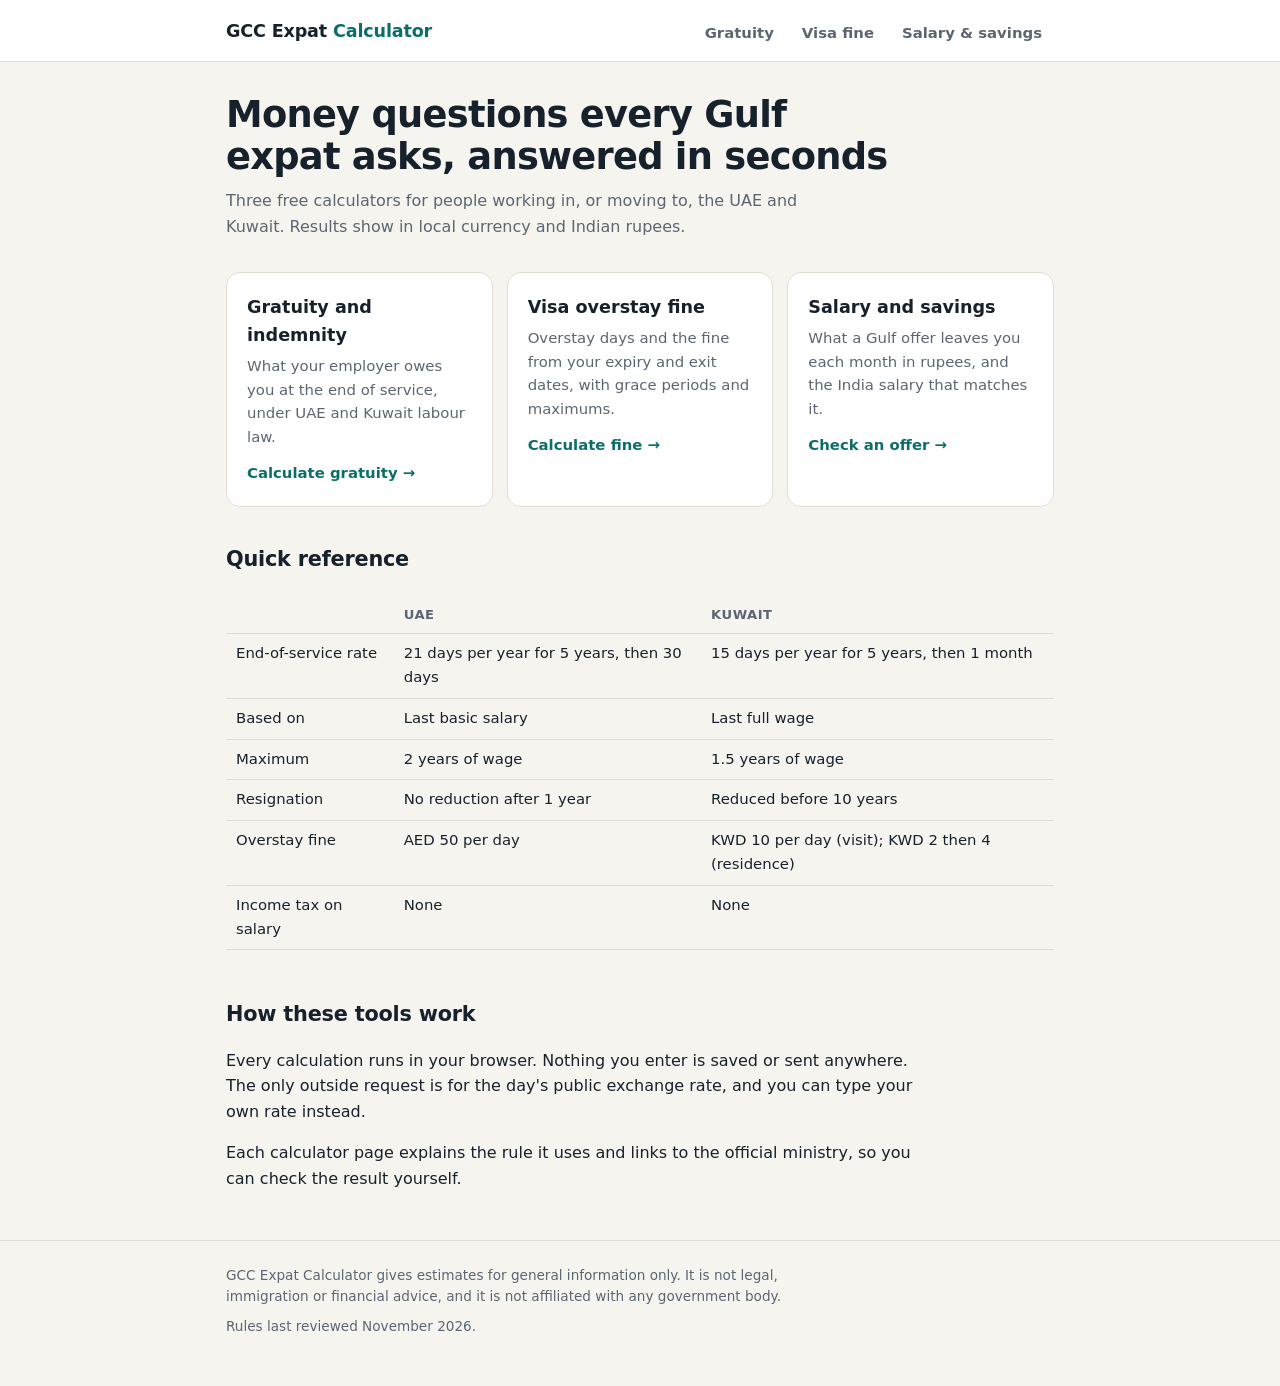
<file: index.html>
<!doctype html>
<html lang="en">
<head>
<meta charset="utf-8">
<meta name="viewport" content="width=device-width, initial-scale=1">
<title>GCC Expat Calculator — UAE &amp; Kuwait Gratuity, Visa Fine and Salary Tools</title>
<meta name="description" content="Free calculators for expats in the UAE and Kuwait: end-of-service gratuity, visa overstay fines, and real monthly savings in rupees with the India salary equivalent.">
<meta property="og:title" content="GCC Expat Calculator">
<meta property="og:description" content="Gratuity, visa fine and salary calculators for the UAE and Kuwait.">
<meta property="og:type" content="website">
<meta property="og:url" content="https://gcc-expat-tools.pages.dev/">
<link rel="canonical" href="https://gcc-expat-tools.pages.dev/">
<link rel="icon" href="data:image/svg+xml,%3Csvg xmlns=%27http://www.w3.org/2000/svg%27 viewBox=%270 0 32 32%27%3E%3Crect width=%2732%27 height=%2732%27 rx=%277%27 fill=%27%230b6e69%27/%3E%3Cpath d=%27M9 10h14M9 16h14M9 22h8%27 stroke=%27white%27 stroke-width=%272.6%27 stroke-linecap=%27round%27/%3E%3C/svg%3E">
<link rel="stylesheet" href="styles.css">
<script type="application/ld+json">
{
  "@context": "https://schema.org",
  "@type": "WebSite",
  "name": "GCC Expat Calculator",
  "description": "Free gratuity, visa overstay fine and salary calculators for expats in the UAE and Kuwait."
}
</script>
</head>
<body>
<header class="site-header">
  <div class="wrap">
    <a class="brand" href="./">GCC Expat <span>Calculator</span></a>
    <nav class="tabs" aria-label="Calculators">
      <a href="gratuity">Gratuity</a>
      <a href="visa-fine">Visa fine</a>
      <a href="salary">Salary &amp; savings</a>
    </nav>
  </div>
</header>

<main class="wrap">
  <section class="intro">
    <h1>Money questions every Gulf expat asks, answered in seconds</h1>
    <p>Three free calculators for people working in, or moving to, the UAE and Kuwait. Results show in local currency and Indian rupees.</p>
  </section>

  <div class="tiles">
    <a class="tile" href="gratuity">
      <h2>Gratuity and indemnity</h2>
      <p>What your employer owes you at the end of service, under UAE and Kuwait labour law.</p>
      <span class="go">Calculate gratuity →</span>
    </a>
    <a class="tile" href="visa-fine">
      <h2>Visa overstay fine</h2>
      <p>Overstay days and the fine from your expiry and exit dates, with grace periods and maximums.</p>
      <span class="go">Calculate fine →</span>
    </a>
    <a class="tile" href="salary">
      <h2>Salary and savings</h2>
      <p>What a Gulf offer leaves you each month in rupees, and the India salary that matches it.</p>
      <span class="go">Check an offer →</span>
    </a>
  </div>

  <article class="guide">
    <h2>Quick reference</h2>
    <div class="table-scroll">
      <table>
        <thead><tr><th></th><th>UAE</th><th>Kuwait</th></tr></thead>
        <tbody>
          <tr><td>End-of-service rate</td><td>21 days per year for 5 years, then 30 days</td><td>15 days per year for 5 years, then 1 month</td></tr>
          <tr><td>Based on</td><td>Last basic salary</td><td>Last full wage</td></tr>
          <tr><td>Maximum</td><td>2 years of wage</td><td>1.5 years of wage</td></tr>
          <tr><td>Resignation</td><td>No reduction after 1 year</td><td>Reduced before 10 years</td></tr>
          <tr><td>Overstay fine</td><td>AED 50 per day</td><td>KWD 10 per day (visit); KWD 2 then 4 (residence)</td></tr>
          <tr><td>Income tax on salary</td><td>None</td><td>None</td></tr>
        </tbody>
      </table>
    </div>
    <h2>How these tools work</h2>
    <p>Every calculation runs in your browser. Nothing you enter is saved or sent anywhere. The only outside request is for the day's public exchange rate, and you can type your own rate instead.</p>
    <p>Each calculator page explains the rule it uses and links to the official ministry, so you can check the result yourself.</p>
  </article>
</main>

<footer class="site-footer">
  <div class="wrap">
    <p>GCC Expat Calculator gives estimates for general information only. It is not legal, immigration or financial advice, and it is not affiliated with any government body.</p>
    <p>Rules last reviewed November 2026.</p>
  </div>
</footer>
</body>
</html>
</file>
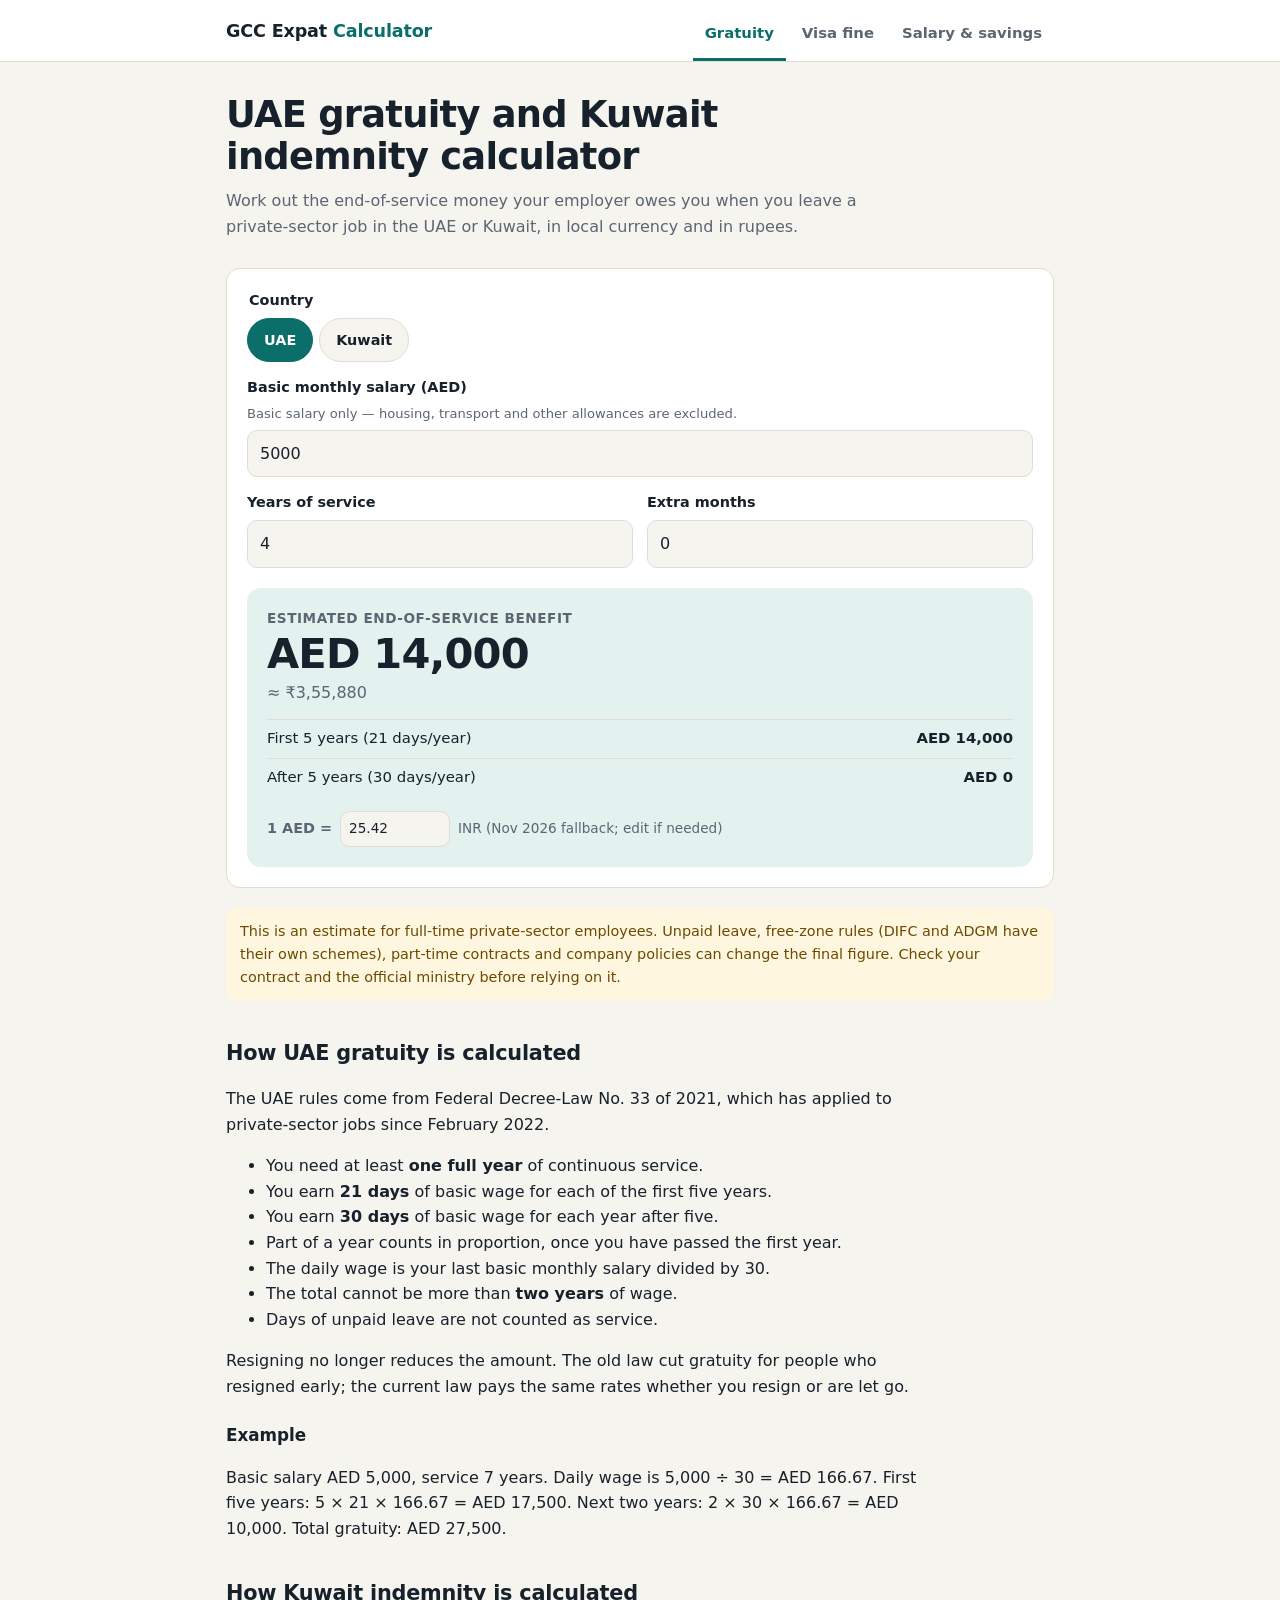
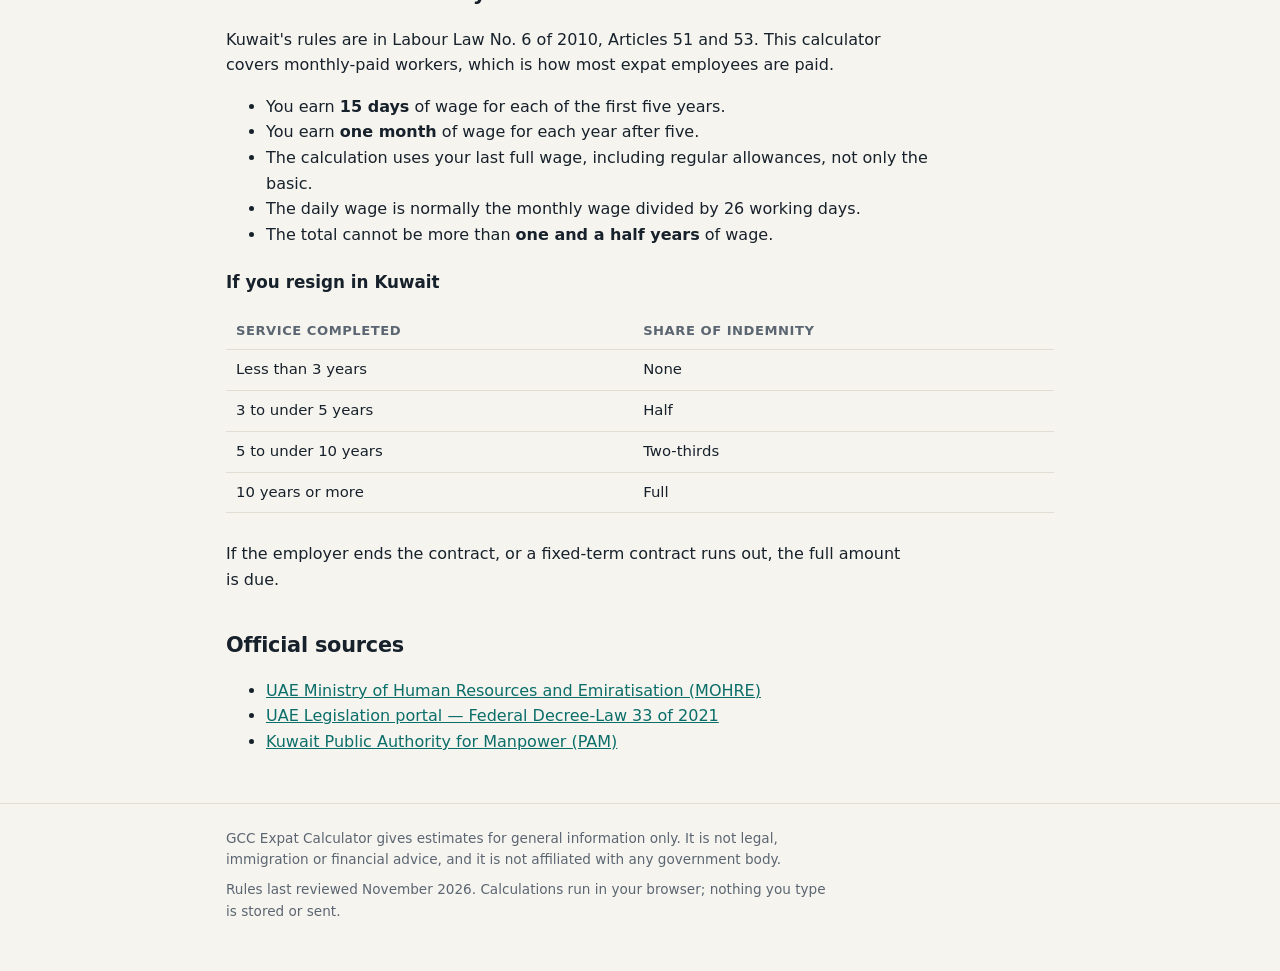
<file: gratuity.html>
<!doctype html>
<html lang="en">
<head>
<meta charset="utf-8">
<meta name="viewport" content="width=device-width, initial-scale=1">
<title>UAE Gratuity &amp; Kuwait Indemnity Calculator (End of Service) | GCC Expat Calculator</title>
<meta name="description" content="Calculate your UAE end-of-service gratuity or Kuwait indemnity in seconds. Covers the 21/30-day UAE rule, Kuwait Article 51 and 53 resignation shares, the legal caps, and the INR value.">
<meta property="og:title" content="UAE Gratuity & Kuwait Indemnity Calculator">
<meta property="og:description" content="End-of-service benefit for UAE and Kuwait private-sector workers, with the INR equivalent.">
<meta property="og:type" content="website">
<meta property="og:url" content="https://gcc-expat-tools.pages.dev/gratuity">
<link rel="canonical" href="https://gcc-expat-tools.pages.dev/gratuity">
<link rel="icon" href="data:image/svg+xml,%3Csvg xmlns=%27http://www.w3.org/2000/svg%27 viewBox=%270 0 32 32%27%3E%3Crect width=%2732%27 height=%2732%27 rx=%277%27 fill=%27%230b6e69%27/%3E%3Cpath d=%27M9 10h14M9 16h14M9 22h8%27 stroke=%27white%27 stroke-width=%272.6%27 stroke-linecap=%27round%27/%3E%3C/svg%3E">
<link rel="stylesheet" href="styles.css">
<script type="application/ld+json">
{
  "@context": "https://schema.org",
  "@type": "FAQPage",
  "mainEntity": [
    {"@type": "Question", "name": "How is gratuity calculated in the UAE?",
     "acceptedAnswer": {"@type": "Answer", "text": "Under Federal Decree-Law 33 of 2021, a full-time private-sector employee earns 21 days of basic wage for each of the first five years of service and 30 days of basic wage for each year after that. The daily wage is the basic monthly salary divided by 30, at least one year of service is required, and the total cannot exceed two years of wage."}},
    {"@type": "Question", "name": "Do I get full gratuity in the UAE if I resign?",
     "acceptedAnswer": {"@type": "Answer", "text": "Yes. The current UAE labour law removed the old reductions for resignation, so an employee who resigns after completing at least one year of service receives the same 21 and 30 day rates as one whose contract is terminated."}},
    {"@type": "Question", "name": "How is end-of-service indemnity calculated in Kuwait?",
     "acceptedAnswer": {"@type": "Answer", "text": "For monthly-paid private-sector workers, Article 51 of Kuwait Labour Law 6 of 2010 gives 15 days of wage for each of the first five years and one month of wage for each year after that, capped at one and a half years of wage. The daily wage is usually taken as the monthly wage divided by 26."}},
    {"@type": "Question", "name": "How much indemnity do I get in Kuwait if I resign?",
     "acceptedAnswer": {"@type": "Answer", "text": "Under Article 53, a worker on an indefinite contract who resigns gets nothing before three years of service, half of the indemnity between three and five years, two-thirds between five and ten years, and the full amount after ten years."}}
  ]
}
</script>
</head>
<body>
<header class="site-header">
  <div class="wrap">
    <a class="brand" href="./">GCC Expat <span>Calculator</span></a>
    <nav class="tabs" aria-label="Calculators">
      <a href="gratuity" aria-current="page">Gratuity</a>
      <a href="visa-fine">Visa fine</a>
      <a href="salary">Salary &amp; savings</a>
    </nav>
  </div>
</header>

<main class="wrap">
  <section class="intro">
    <h1>UAE gratuity and Kuwait indemnity calculator</h1>
    <p>Work out the end-of-service money your employer owes you when you leave a private-sector job in the UAE or Kuwait, in local currency and in rupees.</p>
  </section>

  <form class="card" id="gratuity-form">
    <div class="grid">
      <fieldset>
        <legend>Country</legend>
        <div class="seg">
          <label><input type="radio" name="country" value="uae" checked><span>UAE</span></label>
          <label><input type="radio" name="country" value="kuwait"><span>Kuwait</span></label>
        </div>
      </fieldset>

      <div>
        <label id="salary-label" for="salary">Basic monthly salary (AED) <span class="hint" id="salary-hint">Basic salary only — housing, transport and other allowances are excluded.</span></label>
        <input type="number" id="salary" inputmode="decimal" min="0" step="any" value="5000">
      </div>

      <div class="grid two">
        <div>
          <label for="years">Years of service</label>
          <input type="number" id="years" inputmode="numeric" min="0" step="1" value="4">
        </div>
        <div>
          <label for="months">Extra months</label>
          <input type="number" id="months" inputmode="numeric" min="0" max="11" step="1" value="0">
        </div>
      </div>

      <fieldset id="reason-field" hidden>
        <legend>How the job ended</legend>
        <div class="seg">
          <label><input type="radio" name="reason" value="ended" checked><span>Terminated or contract ended</span></label>
          <label><input type="radio" name="reason" value="resigned"><span>I resigned</span></label>
        </div>
      </fieldset>
    </div>

    <div class="result" aria-live="polite">
      <div class="label">Estimated end-of-service benefit</div>
      <div class="big" id="out-amount">—</div>
      <div class="sub" id="out-inr"></div>
      <ul class="rows" id="out-rows"></ul>
      <p class="note" id="out-note" hidden></p>
      <div class="rate" id="rate">
        <label for="rate-input" id="rate-label" style="margin:0">1 AED =</label>
        <input type="number" id="rate-input" inputmode="decimal" min="0" step="any">
        <span id="rate-src">INR</span>
      </div>
    </div>
  </form>

  <p class="warn">This is an estimate for full-time private-sector employees. Unpaid leave, free-zone rules (DIFC and ADGM have their own schemes), part-time contracts and company policies can change the final figure. Check your contract and the official ministry before relying on it.</p>

  <article class="guide">
    <h2>How UAE gratuity is calculated</h2>
    <p>The UAE rules come from Federal Decree-Law No. 33 of 2021, which has applied to private-sector jobs since February 2022.</p>
    <ul>
      <li>You need at least <strong>one full year</strong> of continuous service.</li>
      <li>You earn <strong>21 days</strong> of basic wage for each of the first five years.</li>
      <li>You earn <strong>30 days</strong> of basic wage for each year after five.</li>
      <li>Part of a year counts in proportion, once you have passed the first year.</li>
      <li>The daily wage is your last basic monthly salary divided by 30.</li>
      <li>The total cannot be more than <strong>two years</strong> of wage.</li>
      <li>Days of unpaid leave are not counted as service.</li>
    </ul>
    <p>Resigning no longer reduces the amount. The old law cut gratuity for people who resigned early; the current law pays the same rates whether you resign or are let go.</p>
    <h3>Example</h3>
    <p>Basic salary AED 5,000, service 7 years. Daily wage is 5,000 ÷ 30 = AED 166.67. First five years: 5 × 21 × 166.67 = AED 17,500. Next two years: 2 × 30 × 166.67 = AED 10,000. Total gratuity: AED 27,500.</p>

    <h2>How Kuwait indemnity is calculated</h2>
    <p>Kuwait's rules are in Labour Law No. 6 of 2010, Articles 51 and 53. This calculator covers monthly-paid workers, which is how most expat employees are paid.</p>
    <ul>
      <li>You earn <strong>15 days</strong> of wage for each of the first five years.</li>
      <li>You earn <strong>one month</strong> of wage for each year after five.</li>
      <li>The calculation uses your last full wage, including regular allowances, not only the basic.</li>
      <li>The daily wage is normally the monthly wage divided by 26 working days.</li>
      <li>The total cannot be more than <strong>one and a half years</strong> of wage.</li>
    </ul>
    <h3>If you resign in Kuwait</h3>
    <div class="table-scroll">
      <table>
        <thead><tr><th>Service completed</th><th>Share of indemnity</th></tr></thead>
        <tbody>
          <tr><td>Less than 3 years</td><td>None</td></tr>
          <tr><td>3 to under 5 years</td><td>Half</td></tr>
          <tr><td>5 to under 10 years</td><td>Two-thirds</td></tr>
          <tr><td>10 years or more</td><td>Full</td></tr>
        </tbody>
      </table>
    </div>
    <p>If the employer ends the contract, or a fixed-term contract runs out, the full amount is due.</p>

    <h2>Official sources</h2>
    <ul>
      <li><a href="https://www.mohre.gov.ae/" rel="noopener">UAE Ministry of Human Resources and Emiratisation (MOHRE)</a></li>
      <li><a href="https://uaelegislation.gov.ae/" rel="noopener">UAE Legislation portal — Federal Decree-Law 33 of 2021</a></li>
      <li><a href="https://www.manpower.gov.kw/" rel="noopener">Kuwait Public Authority for Manpower (PAM)</a></li>
    </ul>
  </article>
</main>

<footer class="site-footer">
  <div class="wrap">
    <p>GCC Expat Calculator gives estimates for general information only. It is not legal, immigration or financial advice, and it is not affiliated with any government body.</p>
    <p>Rules last reviewed November 2026. Calculations run in your browser; nothing you type is stored or sent.</p>
  </div>
</footer>
<script src="app.js"></script>
</body>
</html>
</file>
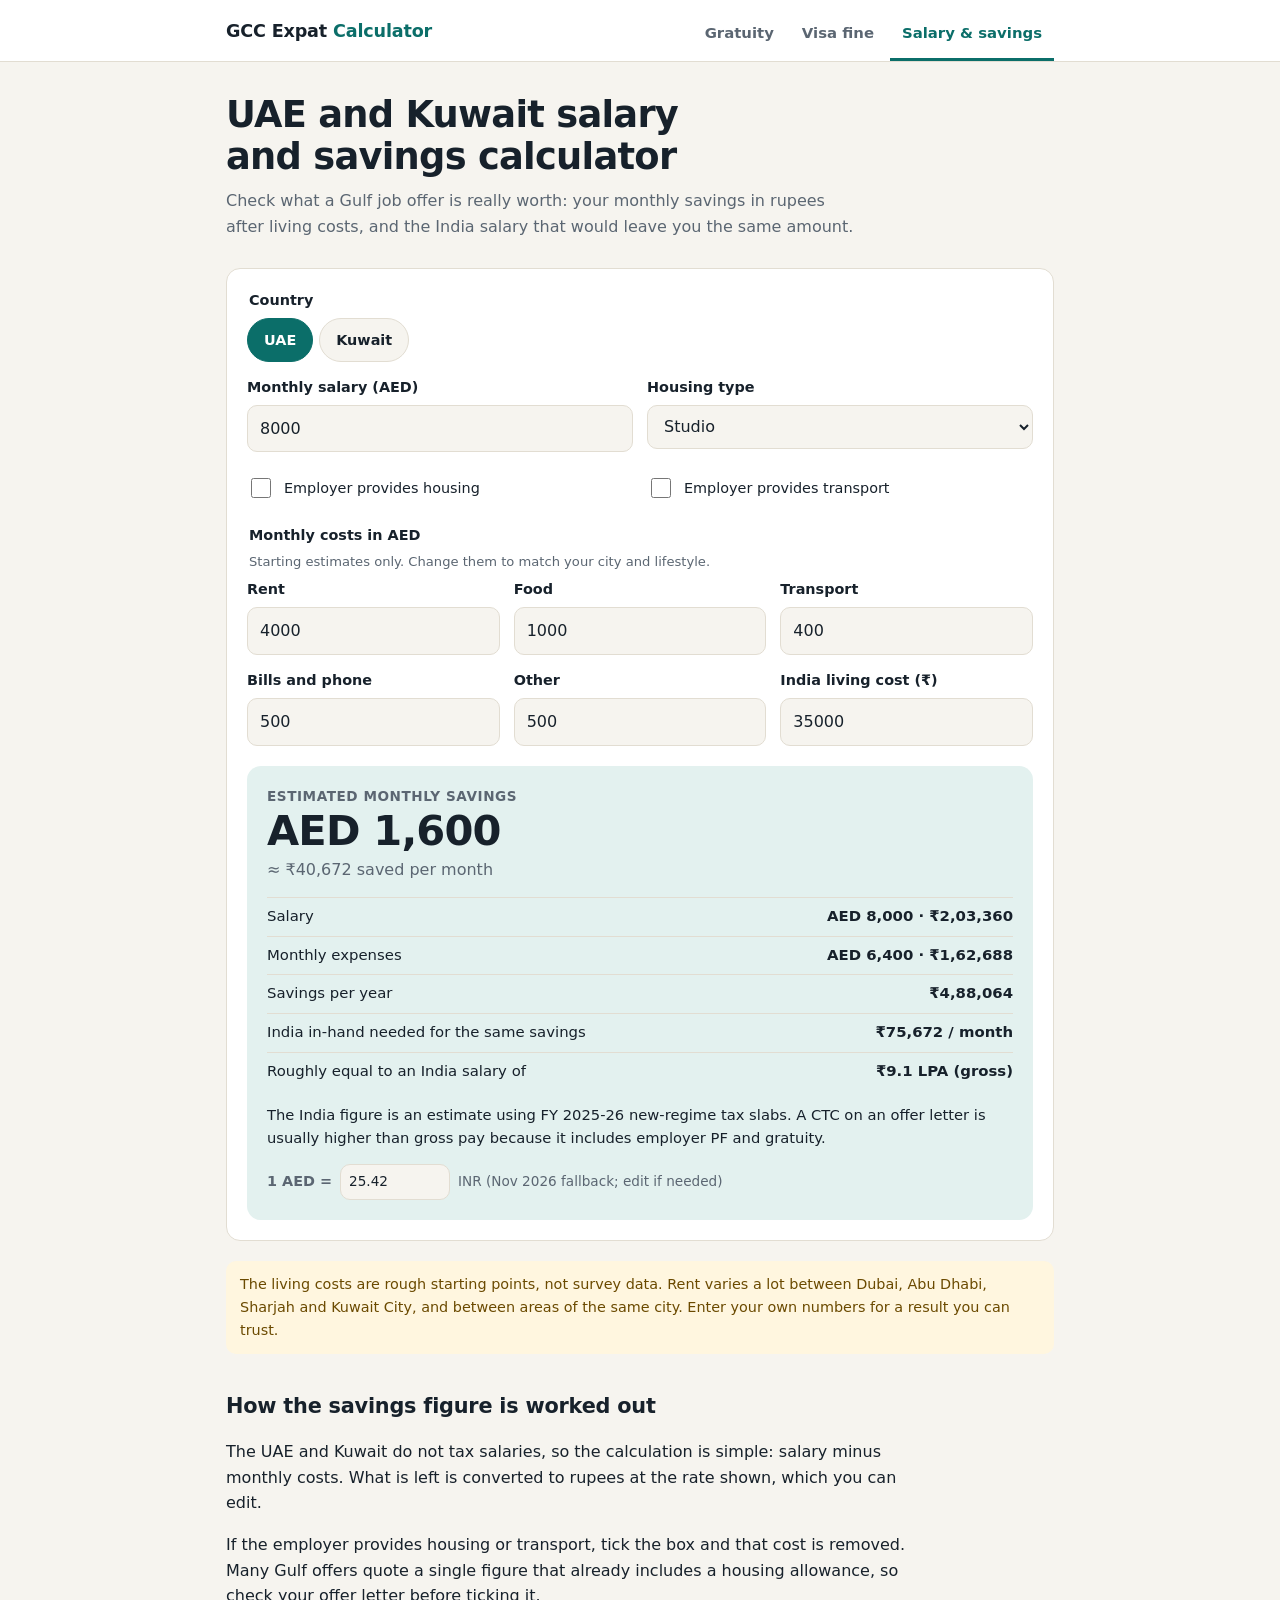
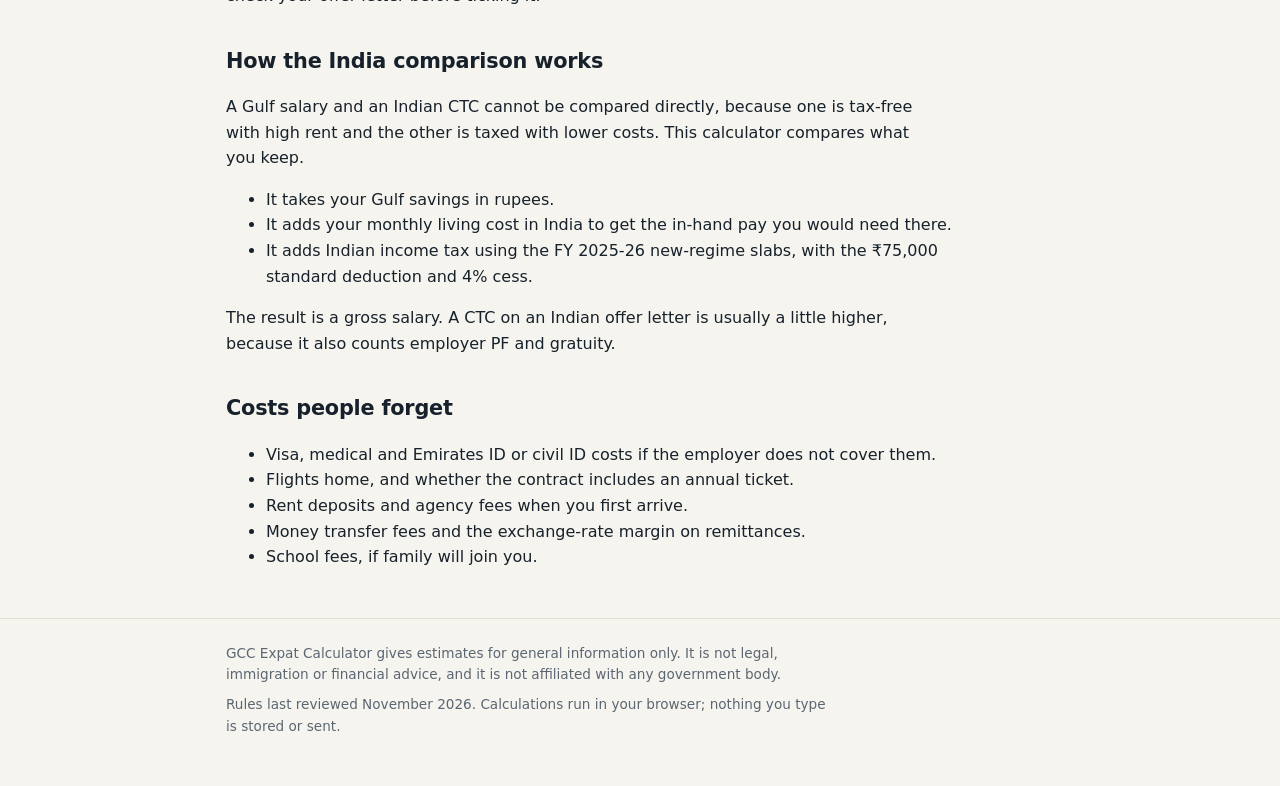
<file: salary.html>
<!doctype html>
<html lang="en">
<head>
<meta charset="utf-8">
<meta name="viewport" content="width=device-width, initial-scale=1">
<title>UAE &amp; Kuwait Salary to INR Savings Calculator (India CTC Equivalent) | GCC Expat Calculator</title>
<meta name="description" content="See how much of a UAE or Kuwait salary you can really save in rupees after rent, food and transport, and what India salary would give you the same savings.">
<meta property="og:title" content="UAE & Kuwait Salary and Savings Calculator">
<meta property="og:description" content="Monthly savings in AED, KWD and INR, plus the India salary that matches it.">
<meta property="og:type" content="website">
<meta property="og:url" content="https://gcc-expat-tools.pages.dev/salary">
<link rel="canonical" href="https://gcc-expat-tools.pages.dev/salary">
<link rel="icon" href="data:image/svg+xml,%3Csvg xmlns=%27http://www.w3.org/2000/svg%27 viewBox=%270 0 32 32%27%3E%3Crect width=%2732%27 height=%2732%27 rx=%277%27 fill=%27%230b6e69%27/%3E%3Cpath d=%27M9 10h14M9 16h14M9 22h8%27 stroke=%27white%27 stroke-width=%272.6%27 stroke-linecap=%27round%27/%3E%3C/svg%3E">
<link rel="stylesheet" href="styles.css">
<script type="application/ld+json">
{
  "@context": "https://schema.org",
  "@type": "FAQPage",
  "mainEntity": [
    {"@type": "Question", "name": "Is salary taxed in the UAE or Kuwait?",
     "acceptedAnswer": {"@type": "Answer", "text": "Neither the UAE nor Kuwait charges personal income tax on salaries, so your take-home pay is your full salary. Indian citizens who become non-resident for tax purposes generally do not pay Indian tax on that foreign salary either."}},
    {"@type": "Question", "name": "How do I compare a Gulf salary with an Indian CTC?",
     "acceptedAnswer": {"@type": "Answer", "text": "Compare savings, not salary. Subtract rent, food, transport and other costs from the Gulf salary and convert what is left to rupees. Then work out what India salary, after income tax and Indian living costs, would leave you the same amount."}},
    {"@type": "Question", "name": "Is AED 8,000 a good salary in Dubai?",
     "acceptedAnswer": {"@type": "Answer", "text": "It depends mainly on housing. With employer-provided accommodation or a shared room, most of AED 8,000 can be saved. With a studio or one-bedroom flat paid from your own pocket, rent alone can take half of it."}}
  ]
}
</script>
</head>
<body>
<header class="site-header">
  <div class="wrap">
    <a class="brand" href="./">GCC Expat <span>Calculator</span></a>
    <nav class="tabs" aria-label="Calculators">
      <a href="gratuity">Gratuity</a>
      <a href="visa-fine">Visa fine</a>
      <a href="salary" aria-current="page">Salary &amp; savings</a>
    </nav>
  </div>
</header>

<main class="wrap">
  <section class="intro">
    <h1>UAE and Kuwait salary and savings calculator</h1>
    <p>Check what a Gulf job offer is really worth: your monthly savings in rupees after living costs, and the India salary that would leave you the same amount.</p>
  </section>

  <form class="card" id="salary-form">
    <div class="grid">
      <fieldset>
        <legend>Country</legend>
        <div class="seg">
          <label><input type="radio" name="country" value="uae" checked><span>UAE</span></label>
          <label><input type="radio" name="country" value="kuwait"><span>Kuwait</span></label>
        </div>
      </fieldset>

      <div class="grid two">
        <div>
          <label for="salary">Monthly salary (<span data-cur>AED</span>)</label>
          <input type="number" id="salary" inputmode="decimal" min="0" step="any" value="8000">
        </div>
        <div>
          <label for="home">Housing type</label>
          <select id="home">
            <option value="shared">Shared room / bed space</option>
            <option value="studio" selected>Studio</option>
            <option value="onebr">1-bedroom flat</option>
          </select>
        </div>
      </div>

      <div class="grid two">
        <label class="check"><input type="checkbox" id="housing-paid"> Employer provides housing</label>
        <label class="check"><input type="checkbox" id="transport-paid"> Employer provides transport</label>
      </div>

      <fieldset>
        <legend>Monthly costs in <span data-cur>AED</span> <span class="hint">Starting estimates only. Change them to match your city and lifestyle.</span></legend>
        <div class="grid three">
          <div><label for="rent">Rent</label><input type="number" id="rent" inputmode="decimal" min="0" step="any"></div>
          <div><label for="food">Food</label><input type="number" id="food" inputmode="decimal" min="0" step="any"></div>
          <div><label for="transport">Transport</label><input type="number" id="transport" inputmode="decimal" min="0" step="any"></div>
          <div><label for="bills">Bills and phone</label><input type="number" id="bills" inputmode="decimal" min="0" step="any"></div>
          <div><label for="other">Other</label><input type="number" id="other" inputmode="decimal" min="0" step="any"></div>
          <div><label for="india-cost">India living cost (₹)</label><input type="number" id="india-cost" inputmode="decimal" min="0" step="any" value="35000"></div>
        </div>
      </fieldset>
    </div>

    <div class="result" aria-live="polite">
      <div class="label">Estimated monthly savings</div>
      <div class="big" id="out-amount">—</div>
      <div class="sub" id="out-inr"></div>
      <ul class="rows" id="out-rows"></ul>
      <p class="note" id="out-note" hidden></p>
      <div class="rate" id="rate">
        <label for="rate-input" id="rate-label" style="margin:0">1 AED =</label>
        <input type="number" id="rate-input" inputmode="decimal" min="0" step="any">
        <span id="rate-src">INR</span>
      </div>
    </div>
  </form>

  <p class="warn">The living costs are rough starting points, not survey data. Rent varies a lot between Dubai, Abu Dhabi, Sharjah and Kuwait City, and between areas of the same city. Enter your own numbers for a result you can trust.</p>

  <article class="guide">
    <h2>How the savings figure is worked out</h2>
    <p>The UAE and Kuwait do not tax salaries, so the calculation is simple: salary minus monthly costs. What is left is converted to rupees at the rate shown, which you can edit.</p>
    <p>If the employer provides housing or transport, tick the box and that cost is removed. Many Gulf offers quote a single figure that already includes a housing allowance, so check your offer letter before ticking it.</p>

    <h2>How the India comparison works</h2>
    <p>A Gulf salary and an Indian CTC cannot be compared directly, because one is tax-free with high rent and the other is taxed with lower costs. This calculator compares what you keep.</p>
    <ul>
      <li>It takes your Gulf savings in rupees.</li>
      <li>It adds your monthly living cost in India to get the in-hand pay you would need there.</li>
      <li>It adds Indian income tax using the FY 2025-26 new-regime slabs, with the ₹75,000 standard deduction and 4% cess.</li>
    </ul>
    <p>The result is a gross salary. A CTC on an Indian offer letter is usually a little higher, because it also counts employer PF and gratuity.</p>

    <h2>Costs people forget</h2>
    <ul>
      <li>Visa, medical and Emirates ID or civil ID costs if the employer does not cover them.</li>
      <li>Flights home, and whether the contract includes an annual ticket.</li>
      <li>Rent deposits and agency fees when you first arrive.</li>
      <li>Money transfer fees and the exchange-rate margin on remittances.</li>
      <li>School fees, if family will join you.</li>
    </ul>
  </article>
</main>

<footer class="site-footer">
  <div class="wrap">
    <p>GCC Expat Calculator gives estimates for general information only. It is not legal, immigration or financial advice, and it is not affiliated with any government body.</p>
    <p>Rules last reviewed November 2026. Calculations run in your browser; nothing you type is stored or sent.</p>
  </div>
</footer>
<script src="app.js"></script>
</body>
</html>
</file>
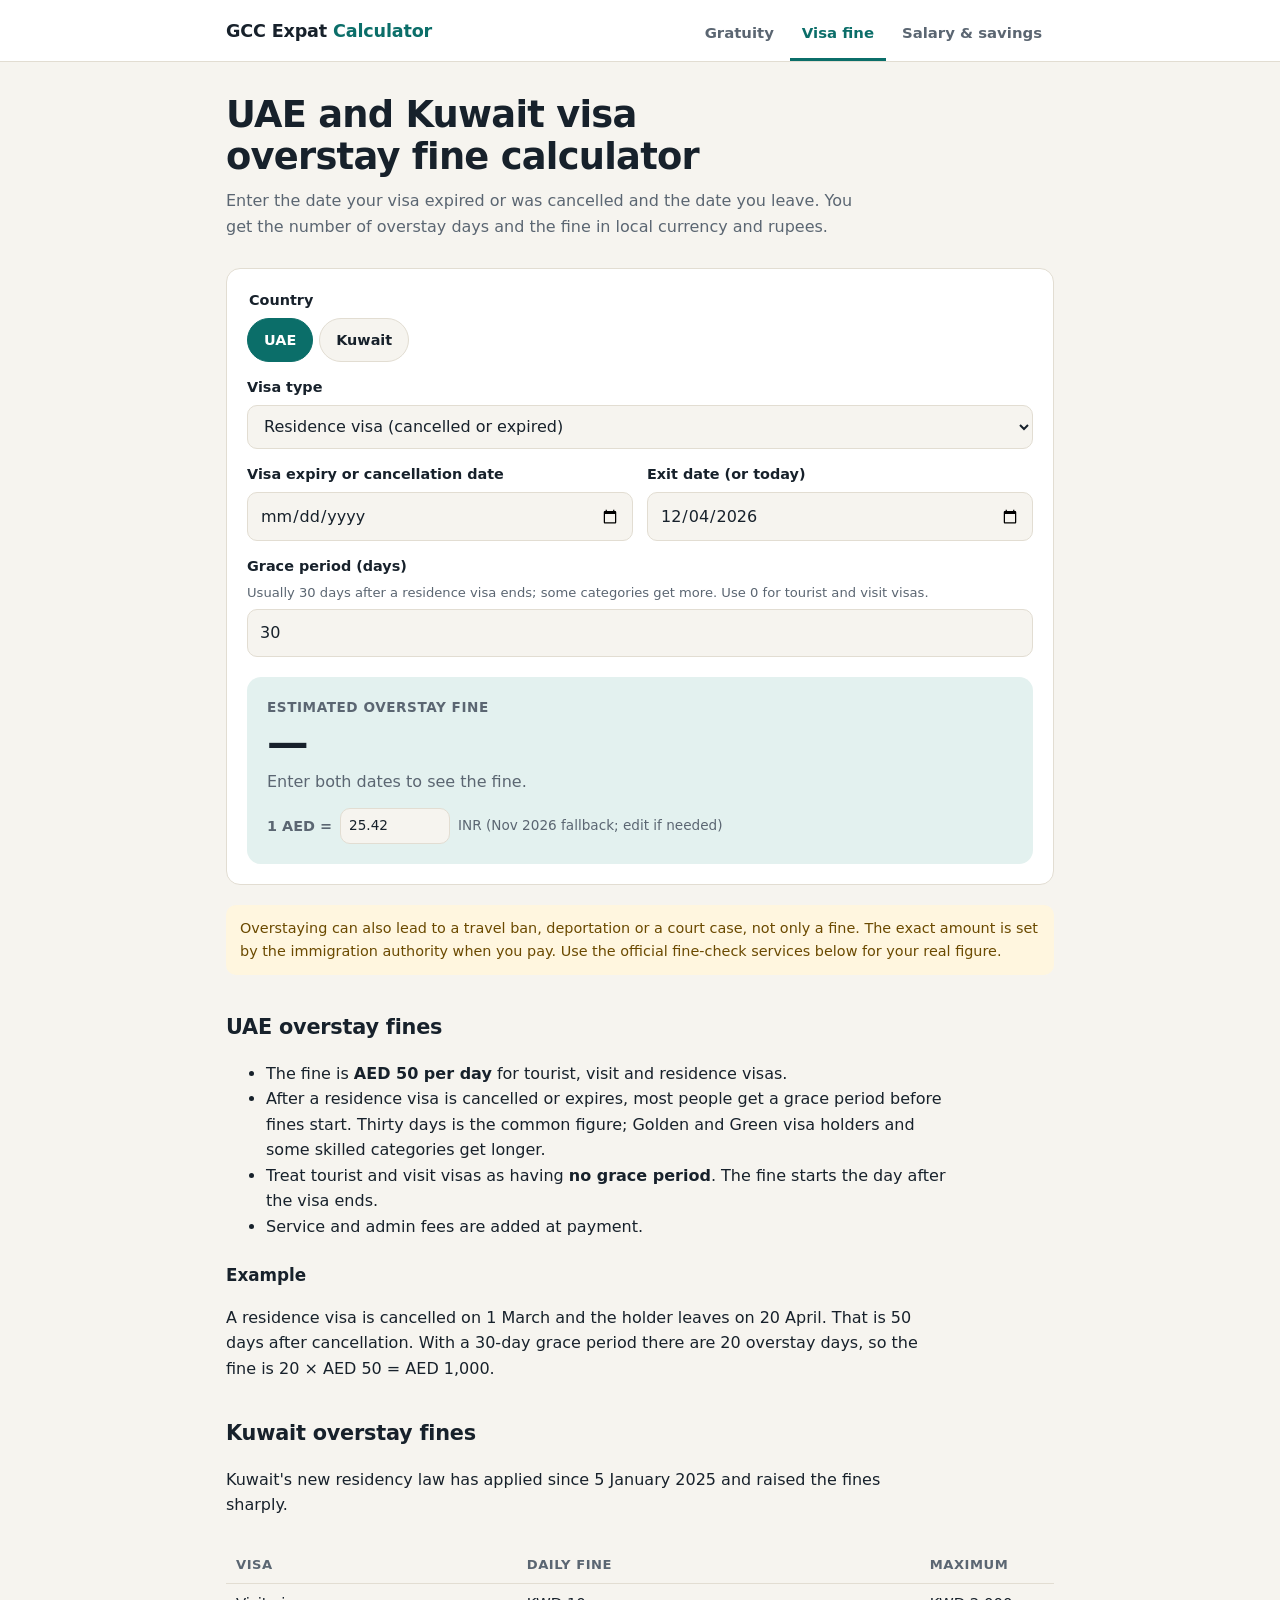
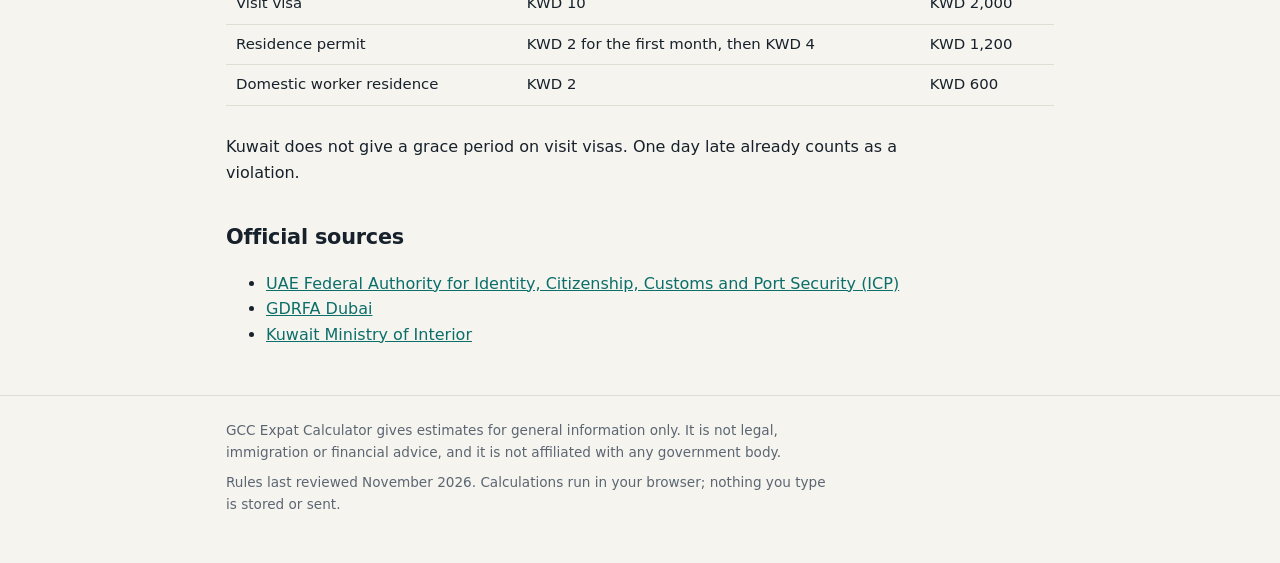
<file: visa-fine.html>
<!doctype html>
<html lang="en">
<head>
<meta charset="utf-8">
<meta name="viewport" content="width=device-width, initial-scale=1">
<title>UAE &amp; Kuwait Visa Overstay Fine Calculator | GCC Expat Calculator</title>
<meta name="description" content="Calculate the overstay fine for a UAE or Kuwait visa from your expiry and exit dates. UAE AED 50 per day; Kuwait KWD 10 per day for visit visas and KWD 2 then KWD 4 for residence permits, with the legal maximums.">
<meta property="og:title" content="UAE & Kuwait Visa Overstay Fine Calculator">
<meta property="og:description" content="Enter your visa expiry and exit dates to see the overstay days and the fine.">
<meta property="og:type" content="website">
<meta property="og:url" content="https://gcc-expat-tools.pages.dev/visa-fine">
<link rel="canonical" href="https://gcc-expat-tools.pages.dev/visa-fine">
<link rel="icon" href="data:image/svg+xml,%3Csvg xmlns=%27http://www.w3.org/2000/svg%27 viewBox=%270 0 32 32%27%3E%3Crect width=%2732%27 height=%2732%27 rx=%277%27 fill=%27%230b6e69%27/%3E%3Cpath d=%27M9 10h14M9 16h14M9 22h8%27 stroke=%27white%27 stroke-width=%272.6%27 stroke-linecap=%27round%27/%3E%3C/svg%3E">
<link rel="stylesheet" href="styles.css">
<script type="application/ld+json">
{
  "@context": "https://schema.org",
  "@type": "FAQPage",
  "mainEntity": [
    {"@type": "Question", "name": "How much is the overstay fine in the UAE?",
     "acceptedAnswer": {"@type": "Answer", "text": "The UAE charges AED 50 for each day of overstay on tourist, visit and residence visas. Service fees charged when paying are extra."}},
    {"@type": "Question", "name": "Is there a grace period after a UAE residence visa is cancelled?",
     "acceptedAnswer": {"@type": "Answer", "text": "Most residents get a grace period after their residence visa is cancelled or expires, commonly 30 days and longer for some categories, before fines start. Tourist and visit visas should be treated as having no grace period. Confirm your own category with ICP or GDRFA."}},
    {"@type": "Question", "name": "How much is the overstay fine in Kuwait?",
     "acceptedAnswer": {"@type": "Answer", "text": "Under Kuwait's residency law in force since January 2025, overstaying a visit visa costs KWD 10 per day up to a maximum of KWD 2,000. Overstaying a residence permit costs KWD 2 per day for the first month and KWD 4 per day after that, up to KWD 1,200. For domestic workers it is KWD 2 per day up to KWD 600."}}
  ]
}
</script>
</head>
<body>
<header class="site-header">
  <div class="wrap">
    <a class="brand" href="./">GCC Expat <span>Calculator</span></a>
    <nav class="tabs" aria-label="Calculators">
      <a href="gratuity">Gratuity</a>
      <a href="visa-fine" aria-current="page">Visa fine</a>
      <a href="salary">Salary &amp; savings</a>
    </nav>
  </div>
</header>

<main class="wrap">
  <section class="intro">
    <h1>UAE and Kuwait visa overstay fine calculator</h1>
    <p>Enter the date your visa expired or was cancelled and the date you leave. You get the number of overstay days and the fine in local currency and rupees.</p>
  </section>

  <form class="card" id="visa-form">
    <div class="grid">
      <fieldset>
        <legend>Country</legend>
        <div class="seg">
          <label><input type="radio" name="country" value="uae" checked><span>UAE</span></label>
          <label><input type="radio" name="country" value="kuwait"><span>Kuwait</span></label>
        </div>
      </fieldset>

      <div>
        <label for="visa-type">Visa type</label>
        <select id="visa-type"></select>
      </div>

      <div class="grid two">
        <div>
          <label for="expiry">Visa expiry or cancellation date</label>
          <input type="date" id="expiry">
        </div>
        <div>
          <label for="exit">Exit date (or today)</label>
          <input type="date" id="exit">
        </div>
      </div>

      <div id="grace-field">
        <label for="grace">Grace period (days) <span class="hint">Usually 30 days after a residence visa ends; some categories get more. Use 0 for tourist and visit visas.</span></label>
        <input type="number" id="grace" inputmode="numeric" min="0" step="1" value="30">
      </div>
    </div>

    <div class="result" aria-live="polite">
      <div class="label">Estimated overstay fine</div>
      <div class="big" id="out-amount">—</div>
      <div class="sub" id="out-inr"></div>
      <ul class="rows" id="out-rows"></ul>
      <p class="note" id="out-note" hidden></p>
      <div class="rate" id="rate">
        <label for="rate-input" id="rate-label" style="margin:0">1 AED =</label>
        <input type="number" id="rate-input" inputmode="decimal" min="0" step="any">
        <span id="rate-src">INR</span>
      </div>
    </div>
  </form>

  <p class="warn">Overstaying can also lead to a travel ban, deportation or a court case, not only a fine. The exact amount is set by the immigration authority when you pay. Use the official fine-check services below for your real figure.</p>

  <article class="guide">
    <h2>UAE overstay fines</h2>
    <ul>
      <li>The fine is <strong>AED 50 per day</strong> for tourist, visit and residence visas.</li>
      <li>After a residence visa is cancelled or expires, most people get a grace period before fines start. Thirty days is the common figure; Golden and Green visa holders and some skilled categories get longer.</li>
      <li>Treat tourist and visit visas as having <strong>no grace period</strong>. The fine starts the day after the visa ends.</li>
      <li>Service and admin fees are added at payment.</li>
    </ul>
    <h3>Example</h3>
    <p>A residence visa is cancelled on 1 March and the holder leaves on 20 April. That is 50 days after cancellation. With a 30-day grace period there are 20 overstay days, so the fine is 20 × AED 50 = AED 1,000.</p>

    <h2>Kuwait overstay fines</h2>
    <p>Kuwait's new residency law has applied since 5 January 2025 and raised the fines sharply.</p>
    <div class="table-scroll">
      <table>
        <thead><tr><th>Visa</th><th>Daily fine</th><th>Maximum</th></tr></thead>
        <tbody>
          <tr><td>Visit visa</td><td>KWD 10</td><td>KWD 2,000</td></tr>
          <tr><td>Residence permit</td><td>KWD 2 for the first month, then KWD 4</td><td>KWD 1,200</td></tr>
          <tr><td>Domestic worker residence</td><td>KWD 2</td><td>KWD 600</td></tr>
        </tbody>
      </table>
    </div>
    <p>Kuwait does not give a grace period on visit visas. One day late already counts as a violation.</p>

    <h2>Official sources</h2>
    <ul>
      <li><a href="https://icp.gov.ae/" rel="noopener">UAE Federal Authority for Identity, Citizenship, Customs and Port Security (ICP)</a></li>
      <li><a href="https://gdrfad.gov.ae/" rel="noopener">GDRFA Dubai</a></li>
      <li><a href="https://www.moi.gov.kw/" rel="noopener">Kuwait Ministry of Interior</a></li>
    </ul>
  </article>
</main>

<footer class="site-footer">
  <div class="wrap">
    <p>GCC Expat Calculator gives estimates for general information only. It is not legal, immigration or financial advice, and it is not affiliated with any government body.</p>
    <p>Rules last reviewed November 2026. Calculations run in your browser; nothing you type is stored or sent.</p>
  </div>
</footer>
<script src="app.js"></script>
</body>
</html>
</file>
<file: styles.css>
:root {
  --bg: #f6f4ef;
  --surface: #ffffff;
  --ink: #17212b;
  --muted: #5b6672;
  --line: #e2ddd2;
  --accent: #0b6e69;
  --accent-ink: #ffffff;
  --accent-soft: #e3f1ef;
  --warn-bg: #fff6df;
  --warn-ink: #6b4a00;
  --radius: 14px;
  --font: system-ui, -apple-system, "Segoe UI", Roboto, "Helvetica Neue", Arial, sans-serif;
}
@media (prefers-color-scheme: dark) {
  :root {
    --bg: #11161b;
    --surface: #1a2128;
    --ink: #eef1f3;
    --muted: #a3adb7;
    --line: #2c3640;
    --accent: #4fc3b9;
    --accent-ink: #06211f;
    --accent-soft: #17302f;
    --warn-bg: #2e2710;
    --warn-ink: #f1d789;
  }
}

* { box-sizing: border-box; }
html { -webkit-text-size-adjust: 100%; }
body {
  margin: 0;
  background: var(--bg);
  color: var(--ink);
  font: 16px/1.6 var(--font);
}
a { color: var(--accent); }
.wrap { max-width: 860px; margin: 0 auto; padding: 0 16px; }

/* header + tab navigation */
.site-header { border-bottom: 1px solid var(--line); background: var(--surface); }
.site-header .wrap { display: flex; flex-wrap: wrap; align-items: center; gap: 8px 24px; padding-top: 14px; }
.brand { font-weight: 800; font-size: 1.1rem; color: var(--ink); text-decoration: none; letter-spacing: -0.01em; padding-bottom: 12px; }
.brand span { color: var(--accent); }
.tabs { display: flex; gap: 4px; overflow-x: auto; margin-left: auto; }
.tabs a {
  padding: 8px 12px 12px;
  color: var(--muted);
  text-decoration: none;
  font-weight: 600;
  font-size: 0.93rem;
  white-space: nowrap;
  border-bottom: 3px solid transparent;
}
.tabs a:hover { color: var(--ink); }
.tabs a[aria-current="page"] { color: var(--accent); border-bottom-color: var(--accent); }

/* page intro */
.intro { padding: 32px 0 8px; }
.intro h1 { font-size: clamp(1.6rem, 4.5vw, 2.3rem); line-height: 1.15; margin: 0 0 10px; letter-spacing: -0.02em; text-wrap: balance; }
.intro p { margin: 0; color: var(--muted); max-width: 62ch; }

/* cards */
.card {
  background: var(--surface);
  border: 1px solid var(--line);
  border-radius: var(--radius);
  padding: 20px;
  margin: 20px 0;
}
.grid { display: grid; gap: 14px; grid-template-columns: 1fr; }
@media (min-width: 620px) { .grid.two { grid-template-columns: 1fr 1fr; } .grid.three { grid-template-columns: repeat(3, 1fr); } }

label, legend { display: block; font-weight: 600; font-size: 0.9rem; margin-bottom: 6px; }
.hint { display: block; font-weight: 400; color: var(--muted); font-size: 0.82rem; margin-top: 4px; }
input[type="number"], input[type="date"], select {
  width: 100%;
  font: inherit;
  color: var(--ink);
  background: var(--bg);
  border: 1px solid var(--line);
  border-radius: 10px;
  padding: 10px 12px;
  min-height: 44px;
}
input:focus-visible, select:focus-visible, a:focus-visible, button:focus-visible { outline: 3px solid var(--accent); outline-offset: 2px; }
fieldset { border: 0; padding: 0; margin: 0; min-width: 0; }

/* segmented control (radio group) */
.seg { display: flex; gap: 6px; flex-wrap: wrap; }
.seg label { margin: 0; font-weight: 600; cursor: pointer; }
.seg input { position: absolute; opacity: 0; pointer-events: none; }
.seg span {
  display: inline-block;
  padding: 9px 16px;
  border: 1px solid var(--line);
  border-radius: 999px;
  background: var(--bg);
  min-height: 44px;
  line-height: 24px;
}
.seg input:checked + span { background: var(--accent); border-color: var(--accent); color: var(--accent-ink); }
.seg input:focus-visible + span { outline: 3px solid var(--accent); outline-offset: 2px; }

.check { display: flex; align-items: center; gap: 10px; font-weight: 500; margin: 0; min-height: 44px; }
.check input { width: 20px; height: 20px; accent-color: var(--accent); }

/* result */
.result { background: var(--accent-soft); border-radius: var(--radius); padding: 20px; margin-top: 20px; }
.result .label { font-size: 0.85rem; font-weight: 600; color: var(--muted); text-transform: uppercase; letter-spacing: 0.04em; }
.result .big { font-size: clamp(1.8rem, 6vw, 2.6rem); font-weight: 800; line-height: 1.15; letter-spacing: -0.02em; font-variant-numeric: tabular-nums; overflow-wrap: anywhere; }
.result .sub { color: var(--muted); margin-top: 2px; font-variant-numeric: tabular-nums; }
.result .note { margin: 12px 0 0; font-size: 0.92rem; }
.rows { margin: 14px 0 0; padding: 0; list-style: none; font-size: 0.93rem; }
.rows li { display: flex; justify-content: space-between; gap: 16px; padding: 7px 0; border-top: 1px solid var(--line); }
.rows li span:last-child { font-variant-numeric: tabular-nums; font-weight: 600; text-align: right; }

.rate { font-size: 0.85rem; color: var(--muted); margin-top: 14px; display: flex; flex-wrap: wrap; align-items: center; gap: 8px; }
.rate input { width: 110px; min-height: 36px; padding: 6px 8px; }

.warn { background: var(--warn-bg); color: var(--warn-ink); border-radius: 10px; padding: 12px 14px; font-size: 0.9rem; margin: 20px 0; }

/* guide content */
.guide h2 { font-size: 1.3rem; margin: 36px 0 8px; letter-spacing: -0.01em; }
.guide h3 { font-size: 1.05rem; margin: 22px 0 4px; }
.guide p, .guide li { max-width: 68ch; }
.guide table { border-collapse: collapse; width: 100%; font-size: 0.93rem; margin: 12px 0; }
.guide th, .guide td { text-align: left; padding: 8px 10px; border-bottom: 1px solid var(--line); vertical-align: top; }
.guide th { font-size: 0.82rem; text-transform: uppercase; letter-spacing: 0.04em; color: var(--muted); }
.table-scroll { overflow-x: auto; }

/* hub tiles */
.tiles { display: grid; gap: 14px; grid-template-columns: 1fr; margin: 24px 0; }
@media (min-width: 720px) { .tiles { grid-template-columns: repeat(3, 1fr); } }
.tile { display: block; background: var(--surface); border: 1px solid var(--line); border-radius: var(--radius); padding: 20px; text-decoration: none; color: var(--ink); }
.tile:hover { border-color: var(--accent); }
.tile h2 { font-size: 1.1rem; margin: 0 0 6px; }
.tile p { margin: 0; color: var(--muted); font-size: 0.93rem; }
.tile .go { display: inline-block; margin-top: 12px; color: var(--accent); font-weight: 700; font-size: 0.93rem; }

.site-footer { border-top: 1px solid var(--line); margin-top: 48px; padding: 24px 0 40px; color: var(--muted); font-size: 0.85rem; }
.site-footer p { margin: 0 0 8px; max-width: 70ch; }
[hidden] { display: none !important; }
</file>
